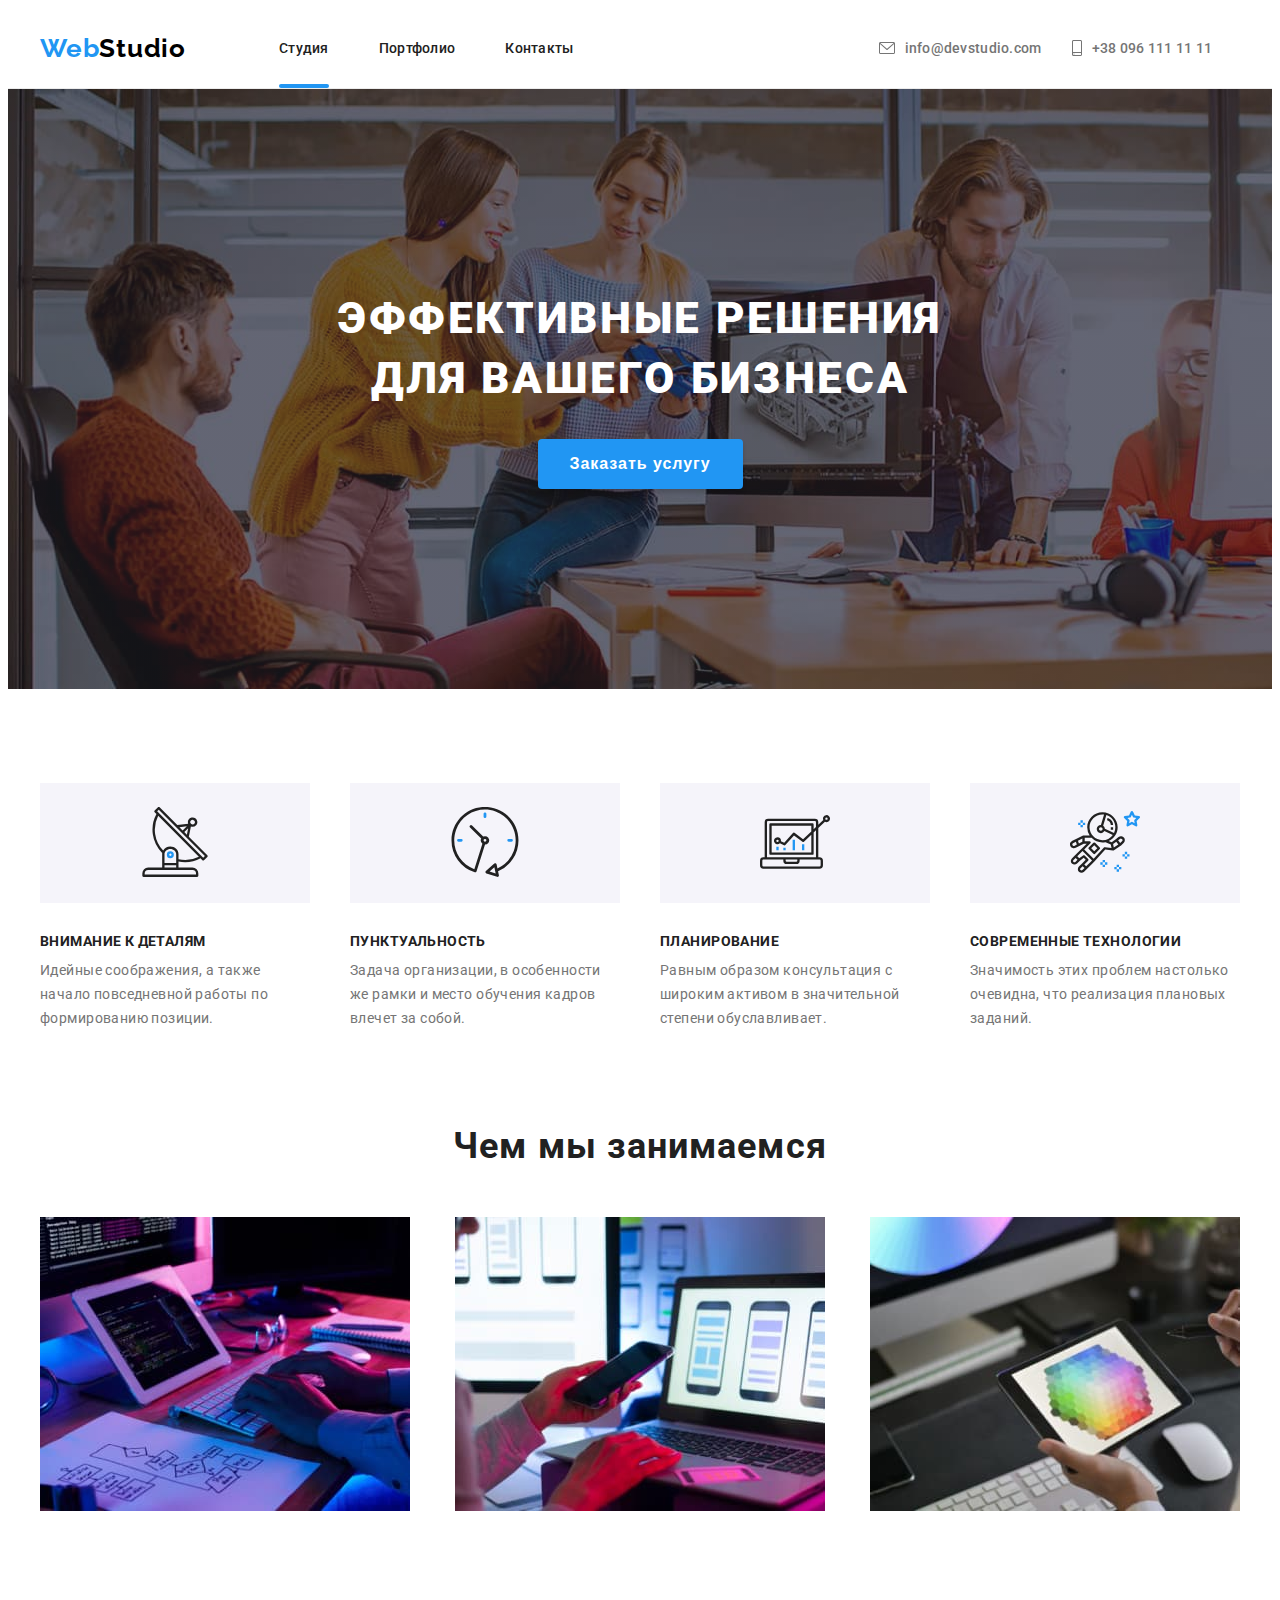
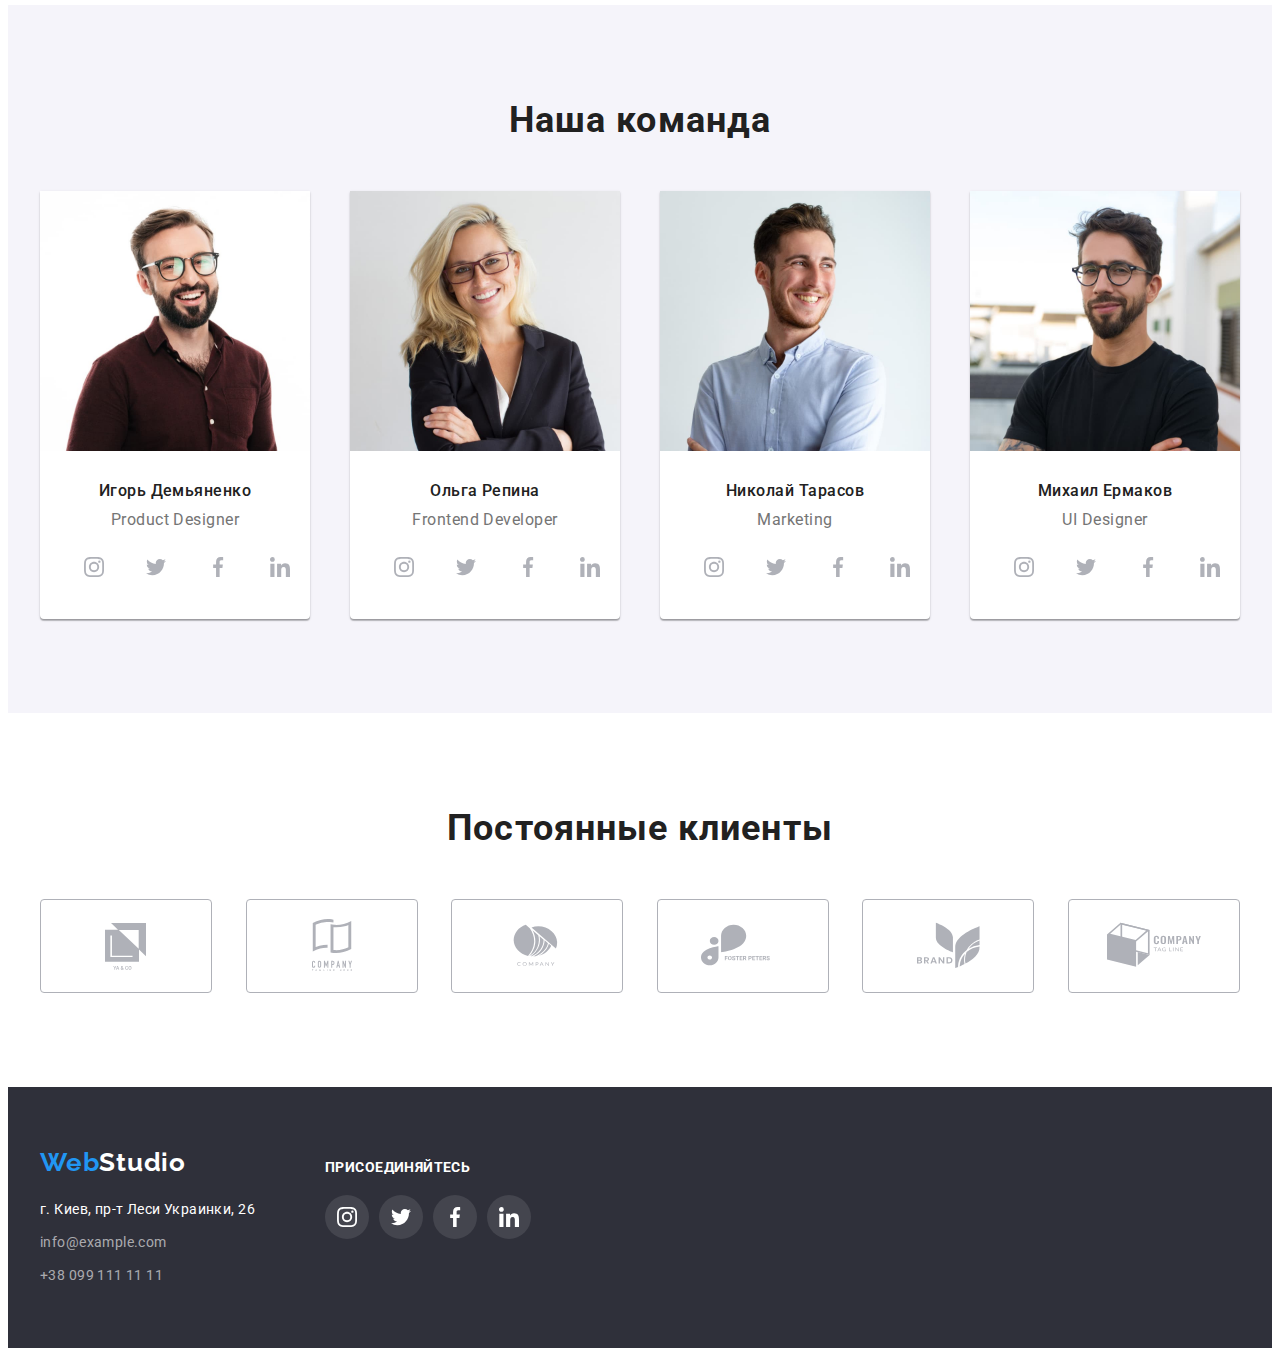
<file: index.html>
<!DOCTYPE html>
<html lang="ru">
  <head>
    <meta charset="UTF-8" />
    <meta http-equiv="X-UA-Compatible" content="IE=edge" />
    <meta name="viewport" content="width=device-width, initial-scale=1.0" />
    <title>Document</title>
    <link rel="preconnect" href="https://fonts.googleapis.com" />
    <link rel="preconnect" href="https://fonts.gstatic.com" crossorigin />
    <link
      href="https://fonts.googleapis.com/css2?family=Raleway:wght@700&family=Roboto:wght@400;500;700;900&display=swap"
      rel="stylesheet"
    />
    <link
      rel="stylesheet"
      href="https://cdnjs.cloudflare.com/ajax/libs/modern-normalize/1.1.0/modern-normalize.min.css"
      integrity="sha512-wpPYUAdjBVSE4KJnH1VR1HeZfpl1ub8YT/NKx4PuQ5NmX2tKuGu6U/JRp5y+Y8XG2tV+wKQpNHVUX03MfMFn9Q=="
      crossorigin="anonymous"
      referrerpolicy="no-referrer"
    />
    <link rel="stylesheet" href="./css/styles.css" />
  </head>

  <body>
    <header class="header">
      <div class="container">
        <div class="wrapper">
          <nav class="navigation">
            <a href="./index.html" class="navigation-logo"
              ><span class="navigation-logo accent">Web</span>Studio</a
            >
            <ul class="navigation-list">
              <li class="navigation-item">
                <a href="./index.html" class="navigation-link current"
                  >Студия</a
                >
              </li>
              <li class="navigation-item">
                <a href="./portfolio.html" class="navigation-link">Портфолио</a>
              </li>
              <li class="navigation-item">
                <a href="" class="navigation-link">Контакты</a>
              </li>
            </ul>
          </nav>
          <p class="header-mail">
            <a href="mailto:info@devstudio.com" class="header-contacts">
              <svg class="icon-mail" width="16" height="12">
                <use href="./images/svg/sprite.svg#envelope"></use>
              </svg>
              info@devstudio.com</a
            >
          </p>
          <p class="header-phone">
            <a href="tel:+380961111111" class="header-contacts">
              <svg class="icon-smartphone" width="10" height="16">
                <use href="./images/svg/sprite.svg#smartphone"></use>
              </svg>
              +38 096 111 11 11</a
            >
          </p>
        </div>
      </div>
    </header>
    <main>
      <section class="hero">
        <div class="container business">
          <h1 class="hero-title">Эффективные решения для вашего бизнеса</h1>
          <div class="backdrop is-hidden" data-modal>
            <div class="modal">
              <button class="modal-close" type="button" data-modal-close>
                <svg class="modal-close-icon" width="18" height="18">
                  <use href="./images/svg/sprite.svg#close-modal"></use>
                </svg>
              </button>
            </div>
          </div>
          <button type="button" class="hero-button" data-modal-open>
            Заказать услугу
          </button>
        </div>
      </section>
      <section class="advantage">
        <div class="container">
          <h2 class="hidden">Наши приемущества</h2>
          <ul class="advantage-list">
            <li class="advantage-item">
              <svg class="advantage-icon" width="70" height="70">
                <use href="./images/svg/sprite.svg#antenna1"></use>
              </svg>
              <h3 class="advantage-name">Внимание к деталям</h3>
              <p class="advantage-description">
                Идейные соображения, а также начало повседневной работы по
                формированию позиции.
              </p>
            </li>
            <li class="advantage-item">
              <svg class="advantage-icon" width="70" height="70">
                <use href="./images/svg/sprite.svg#clock1"></use>
              </svg>
              <h3 class="advantage-name">Пунктуальность</h3>
              <p class="advantage-description">
                Задача организации, в особенности же рамки и место обучения
                кадров влечет за собой.
              </p>
            </li>
            <li class="advantage-item">
              <svg class="advantage-icon" width="70" height="70">
                <use href="./images/svg/sprite.svg#diagram1"></use>
              </svg>
              <h3 class="advantage-name">Планирование</h3>
              <p class="advantage-description">
                Равным образом консультация с широким активом в значительной
                степени обуславливает.
              </p>
            </li>
            <li class="advantage-item">
              <svg class="advantage-icon" width="70" height="70">
                <use href="./images/svg/sprite.svg#astronaut1"></use>
              </svg>
              <h3 class="advantage-name">Современные технологии</h3>
              <p class="advantage-description">
                Значимость этих проблем настолько очевидна, что реализация
                плановых заданий.
              </p>
            </li>
          </ul>
        </div>
      </section>
      <section class="job section">
        <div class="container">
          <h2 class="job-title">Чем мы занимаемся</h2>
          <ul class="job-list">
            <li class="job-item">
              <img
                src="./images/box1.jpg"
                alt="Набор кода на компьютере"
                width="370"
              />
            </li>
            <li class="job-item">
              <img
                src="./images/box2.jpg"
                alt="Работа за ноутбуком"
                width="370"
              />
            </li>
            <li class="job-item">
              <img
                src="./images/box3.jpg"
                alt="Работа с планшетом"
                width="370"
              />
            </li>
          </ul>
        </div>
      </section>
      <section class="our-team section">
        <div class="container">
          <h2 class="our-team-title">Наша команда</h2>
          <ul class="members">
            <li class="members-item">
              <img
                src="./images/member1.jpg"
                alt="Игорь Демьяненко"
                width="270"
              />
              <div class="members-info">
                <h3 class="members-title">Игорь Демьяненко</h3>
                <p lang="en" class="members-description">Product Designer</p>
              </div>

              <ul class="members-socials">
                <li class="members-social">
                  <a href="" class="members-social-link">
                    <svg class="network" width="20" height="20">
                      <use href="./images/svg/sprite.svg#instagram2"></use>
                    </svg>
                  </a>
                </li>
                <li class="members-social">
                  <a href="" class="members-social-link">
                    <svg class="network" width="20" height="20">
                      <use href="./images/svg/sprite.svg#twitter1"></use>
                    </svg>
                  </a>
                </li>
                <li class="members-social">
                  <a href="" class="members-social-link">
                    <svg class="network" width="20" height="20">
                      <use href="./images/svg/sprite.svg#facebook1"></use>
                    </svg>
                  </a>
                </li>
                <li class="members-social">
                  <a href="" class="members-social-link">
                    <svg class="network" width="20" height="20">
                      <use href="./images/svg/sprite.svg#linkedin1"></use>
                    </svg>
                  </a>
                </li>
              </ul>
            </li>
            <li class="members-item">
              <img src="./images/member2.jpg" alt="Ольга Репина" width="270" />
              <div class="members-info">
                <h3 class="members-title">Ольга Репина</h3>
                <p lang="en" class="members-description">Frontend Developer</p>
              </div>

              <ul class="members-socials">
                <li class="members-social">
                  <a href="" class="members-social-link">
                    <svg class="network" width="20" height="20">
                      <use href="./images/svg/sprite.svg#instagram2"></use>
                    </svg>
                  </a>
                </li>
                <li class="members-social">
                  <a href="" class="members-social-link">
                    <svg class="network" width="20" height="20">
                      <use href="./images/svg/sprite.svg#twitter1"></use>
                    </svg>
                  </a>
                </li>
                <li class="members-social">
                  <a href="" class="members-social-link">
                    <svg class="network" width="20" height="20">
                      <use href="./images/svg/sprite.svg#facebook1"></use>
                    </svg>
                  </a>
                </li>
                <li class="members-social">
                  <a href="" class="members-social-link">
                    <svg class="network" width="20" height="20">
                      <use href="./images/svg/sprite.svg#linkedin1"></use>
                    </svg>
                  </a>
                </li>
              </ul>
            </li>
            <li class="members-item">
              <img
                src="./images/member3.jpg"
                alt="Николай Тарасов"
                width="270"
              />
              <div class="members-info">
                <h3 class="members-title">Николай Тарасов</h3>
                <p lang="en" class="members-description">Marketing</p>
              </div>

              <ul class="members-socials">
                <li class="members-social">
                  <a href="" class="members-social-link">
                    <svg class="network" width="20" height="20">
                      <use href="./images/svg/sprite.svg#instagram2"></use>
                    </svg>
                  </a>
                </li>
                <li class="members-social">
                  <a href="" class="members-social-link">
                    <svg class="network" width="20" height="20">
                      <use href="./images/svg/sprite.svg#twitter1"></use>
                    </svg>
                  </a>
                </li>
                <li class="members-social">
                  <a href="" class="members-social-link">
                    <svg class="network" width="20" height="20">
                      <use href="./images/svg/sprite.svg#facebook1"></use>
                    </svg>
                  </a>
                </li>
                <li class="members-social">
                  <a href="" class="members-social-link">
                    <svg class="network" width="20" height="20">
                      <use href="./images/svg/sprite.svg#linkedin1"></use>
                    </svg>
                  </a>
                </li>
              </ul>
            </li>
            <li class="members-item">
              <img
                src="./images/member4.jpg"
                alt="Михаил Ермаков"
                width="270"
              />
              <div class="members-info">
                <h3 class="members-title">Михаил Ермаков</h3>
                <p lang="en" class="members-description">UI Designer</p>
              </div>

              <ul class="members-socials">
                <li class="members-social">
                  <a href="" class="members-social-link">
                    <svg class="network" width="20" height="20">
                      <use href="./images/svg/sprite.svg#instagram2"></use>
                    </svg>
                  </a>
                </li>
                <li class="members-social">
                  <a href="" class="members-social-link">
                    <svg class="network" width="20" height="20">
                      <use href="./images/svg/sprite.svg#twitter1"></use>
                    </svg>
                  </a>
                </li>
                <li class="members-social">
                  <a href="" class="members-social-link">
                    <svg class="network" width="20" height="20">
                      <use href="./images/svg/sprite.svg#facebook1"></use>
                    </svg>
                  </a>
                </li>
                <li class="members-social">
                  <a href="" class="members-social-link">
                    <svg class="network" width="20" height="20">
                      <use href="./images/svg/sprite.svg#linkedin1"></use>
                    </svg>
                  </a>
                </li>
              </ul>
            </li>
          </ul>
        </div>
      </section>

      <section class="clients section">
        <div class="container">
          <h2 class="clients-title">Постоянные клиенты</h2>
          <ul class="clients-list">
            <li class="clients-subject">
              <a href="" class="clients-link">
                <svg class="clients-icon" width="106" height="60">
                  <use href="./images/svg/sprite.svg#company1"></use>
                </svg>
              </a>
            </li>
            <li class="clients-subject">
              <a href="" class="clients-link">
                <svg class="clients-icon" width="106" height="60">
                  <use href="./images/svg/sprite.svg#company2"></use>
                </svg>
              </a>
            </li>
            <li class="clients-subject">
              <a href="" class="clients-link">
                <svg class="clients-icon" width="106" height="60">
                  <use href="./images/svg/sprite.svg#company3"></use>
                </svg>
              </a>
            </li>
            <li class="clients-subject">
              <a href="" class="clients-link">
                <svg class="clients-icon" width="106" height="60">
                  <use href="./images/svg/sprite.svg#company4"></use>
                </svg>
              </a>
            </li>
            <li class="clients-subject">
              <a href="" class="clients-link">
                <svg class="clients-icon" width="106" height="60">
                  <use href="./images/svg/sprite.svg#company5"></use>
                </svg>
              </a>
            </li>
            <li class="clients-subject">
              <a href="" class="clients-link">
                <svg class="clients-icon" width="106" height="60">
                  <use href="./images/svg/sprite.svg#company6"></use>
                </svg>
              </a>
            </li>
          </ul>
        </div>
      </section>
    </main>
    <footer class="footer">
      <div class="footer-wrapper">
        <div class="footer-container">
          <a href="" class="footer-logo accent"
            ><span class="accent">Web</span>Studio</a
          >
          <address class="address">
            <ul class="address-list">
              <li class="address-item">
                <a
                  href="https://goo.gl/maps/XDrqcTf9CRtn2hXi9"
                  target="_blank"
                  class="address-link"
                >
                  г. Киев, пр-т Леси Украинки, 26</a
                >
              </li>
              <li class="address-item">
                <a href="mailto:info@example.com" class="address-link"
                  >info@example.com</a
                >
              </li>
              <li class="address-item">
                <a href="tel:+38099111111" class="address-link">
                  +38 099 111 11 11</a
                >
              </li>
            </ul>
          </address>
        </div>
        <div class="footer-socials">
          <h2 class="footer-socials-title">Присоединяйтесь</h2>
          <ul class="footer-socials-list">
            <li class="footer-social">
              <a href="" class="footer-social-link">
                <svg class="network join" width="20" height="20">
                  <use href="./images/svg/sprite.svg#instagram2"></use>
                </svg>
              </a>
            </li>
            <li class="footer-social">
              <a href="" class="footer-social-link">
                <svg class="network join" width="20" height="20">
                  <use href="./images/svg/sprite.svg#twitter1"></use>
                </svg>
              </a>
            </li>
            <li class="footer-social">
              <a href="" class="footer-social-link">
                <svg class="network join" width="20" height="20">
                  <use href="./images/svg/sprite.svg#facebook1"></use>
                </svg>
              </a>
            </li>
            <li class="footer-social">
              <a href="" class="footer-social-link">
                <svg class="network join" width="20" height="20">
                  <use href="./images/svg/sprite.svg#linkedin1"></use>
                </svg>
              </a>
            </li>
          </ul>
        </div>
      </div>
    </footer>
    <script src="./js/modal.js"></script>
  </body>
</html>
</file>
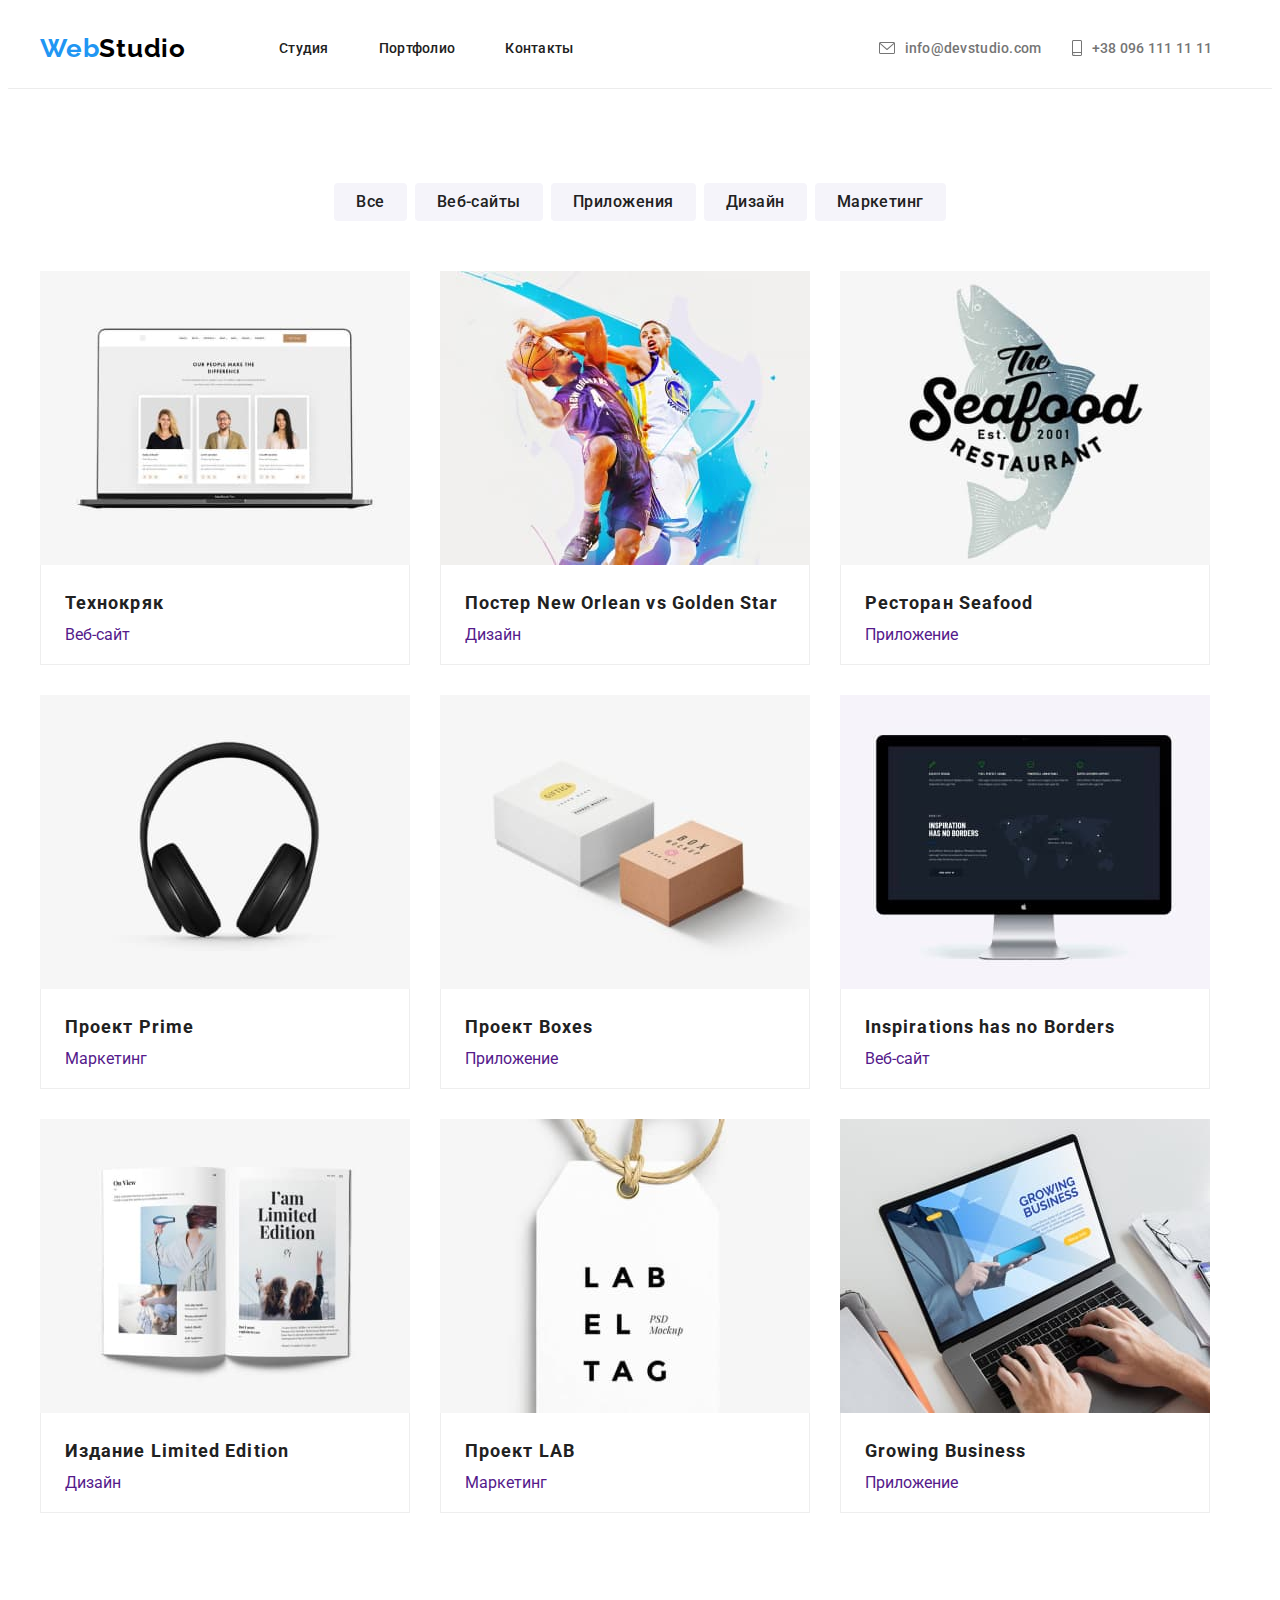
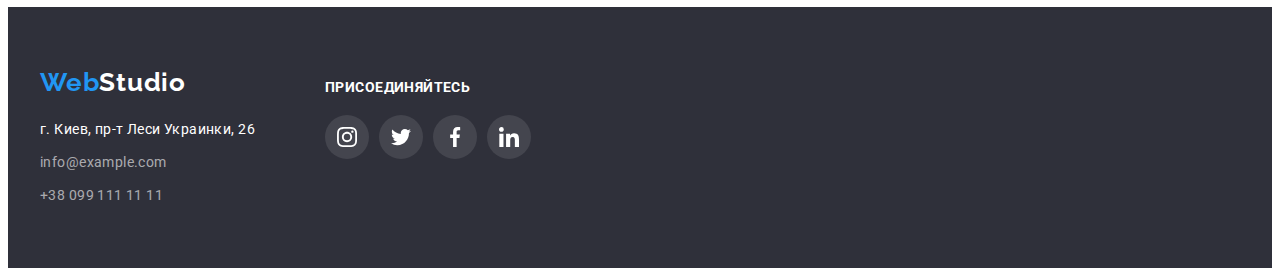
<file: portfolio.html>
<!DOCTYPE html>
<html lang="ru">
  <head>
    <meta charset="UTF-8" />
    <meta http-equiv="X-UA-Compatible" content="IE=edge" />
    <meta name="viewport" content="width=device-width, initial-scale=1.0" />
    <title>Document</title>
    <link rel="preconnect" href="https://fonts.googleapis.com" />
    <link rel="preconnect" href="https://fonts.gstatic.com" crossorigin />
    <link
      href="https://fonts.googleapis.com/css2?family=Raleway:wght@700&family=Roboto:wght@400;500;700;900&display=swap"
      rel="stylesheet"
    />
    <link
      rel="stylesheet"
      href="https://cdnjs.cloudflare.com/ajax/libs/modern-normalize/1.1.0/modern-normalize.min.css"
      integrity="sha512-wpPYUAdjBVSE4KJnH1VR1HeZfpl1ub8YT/NKx4PuQ5NmX2tKuGu6U/JRp5y+Y8XG2tV+wKQpNHVUX03MfMFn9Q=="
      crossorigin="anonymous"
      referrerpolicy="no-referrer"
    />
    <link rel="stylesheet" href="./css/styles.css" />
  </head>

  <body>
    <header class="header">
      <div class="container">
        <div class="wrapper">
          <nav class="navigation">
            <a href="./index.html" class="navigation-logo"
              ><span class="navigation-logo accent">Web</span>Studio</a
            >
            <ul class="navigation-list">
              <li class="navigation-item">
                <a href="./index.html" class="navigation-link">Студия</a>
              </li>
              <li class="navigation-item">
                <a href="./portfolio.html" class="navigation-link">Портфолио</a>
              </li>
              <li class="navigation-item">
                <a href="" class="navigation-link">Контакты</a>
              </li>
            </ul>
          </nav>
          <p class="header-mail">
            <a href="mailto:info@devstudio.com" class="header-contacts">
              <svg class="icon-mail" width="16" height="12">
                <use href="./images/svg/sprite.svg#envelope"></use>
              </svg>
              info@devstudio.com</a
            >
          </p>
          <p class="header-phone">
            <a href="tel:+380961111111" class="header-contacts">
              <svg class="icon-smartphone" width="10" height="16">
                <use href="./images/svg/sprite.svg#smartphone"></use>
              </svg>
              +38 096 111 11 11</a
            >
          </p>
        </div>
      </div>
    </header>
    <main>
      <section class="portfolio section">
        <div class="container">
          <!-- <input type="radio" name="list" id="all" value="all" checked />
          <input type="radio" name="list" id="web" value="web" />
          <input type="radio" name="list" id="app" value="app" />
          <input type="radio" name="list" id="dis" value="dis" />
          <input type="radio" name="list" id="mar" value="mar" />

          <ul class="label-list hidden">
            <li class="label-filter">
              <label class="filter" for="all">Все</label>
            </li>
            <li class="label-filter">
              <label class="filter" for="web">Веб-сайт</label>
            </li>
            <li class="label-filter">
              <label class="filter" for="app">Приложения</label>
            </li>
            <li class="label-filter">
              <label class="filter" for="dis">Дизайн</label>
            </li>
            <li class="label-filter">
              <label class="filter" for="mar">Маркетинг</label>
            </li>
          </ul> -->
          <ul class="portfolio-list">
            <li class="portfolio-item">
              <button type="button" class="portfolio-button">Все</button>
            </li>
            <li class="portfolio-item">
              <button type="button" class="portfolio-button">Веб-сайты</button>
            </li>
            <li class="portfolio-item">
              <button type="button" class="portfolio-button">Приложения</button>
            </li>
            <li class="portfolio-item">
              <button type="button" class="portfolio-button">Дизайн</button>
            </li>
            <li class="portfolio-item">
              <button type="button" class="portfolio-button">Маркетинг</button>
            </li>
          </ul>

          <ul class="subject">
            <li class="subject-item web">
              <a href="" class="subject-link">
                <img
                  src="./images/portfolio/tehno1.jpg"
                  alt="Сайт Технокряк"
                  class="subject-image"
                />
                <div class="subject-border">
                  <h2 class="subject-title">Технокряк</h2>
                  <p class="subject-description">Веб-сайт</p>
                </div>
              </a>
            </li>
            <li class="subject-item dis">
              <a href="" class="subject-link">
                <img
                  src="./images/portfolio/orlean2.jpg"
                  alt="Плакат баскетбол"
                  class="subject-image"
                />
                <div class="subject-border">
                  <h2 class="subject-title">
                    Постер New Orlean vs Golden Star
                  </h2>
                  <p class="subject-description">Дизайн</p>
                </div>
              </a>
            </li>
            <li class="subject-item app">
              <a href="" class="subject-link">
                <img
                  src="./images/portfolio/seafood3.jpg"
                  alt="Рыба логотип"
                  class="subject-image"
                />
                <div class="subject-border">
                  <h2 class="subject-title">Ресторан Seafood</h2>
                  <p class="subject-description">Приложение</p>
                </div>
              </a>
            </li>
            <li class="subject-item mar">
              <a href="" class="subject-link">
                <img
                  src="./images/portfolio/prime4.jpg"
                  alt="Наушники"
                  class="subject-image"
                />
                <div class="subject-border">
                  <h2 class="subject-title">Проект Prime</h2>
                  <p class="subject-description">Маркетинг</p>
                </div>
              </a>
            </li>
            <li class="subject-item app">
              <a href="" class="subject-link">
                <img
                  src="./images/portfolio/boxes5.jpg"
                  alt="Коробки"
                  class="subject-image"
                />
                <div class="subject-border">
                  <h2 class="subject-title">Проект Boxes</h2>
                  <p class="subject-description">Приложение</p>
                </div>
              </a>
            </li>
            <li class="subject-item web">
              <a href="" class="subject-link">
                <img
                  src="./images/portfolio/inspiration6.jpg"
                  alt="Монитор"
                  class="subject-image"
                />
                <div class="subject-border">
                  <h2 class="subject-title">Inspirations has no Borders</h2>
                  <p class="subject-description">Веб-сайт</p>
                </div>
              </a>
            </li>
            <li class="subject-item dis">
              <a href="" class="subject-link">
                <img
                  src="./images/portfolio/limited7.jpg"
                  alt="Книга"
                  class="subject-image"
                />
                <div class="subject-border">
                  <h2 class="subject-title">Издание Limited Edition</h2>
                  <p class="subject-description">Дизайн</p>
                </div>
              </a>
            </li>
            <li class="subject-item mar">
              <a href="" class="subject-link">
                <img
                  src="./images/portfolio/lab8.jpg"
                  alt="Бирка"
                  class="subject-image"
                />
                <div class="subject-border">
                  <h2 class="subject-title">Проект LAB</h2>
                  <p class="subject-description">Маркетинг</p>
                </div>
              </a>
            </li>
            <li class="subject-item app">
              <a href="" class="subject-link">
                <img
                  src="./images/portfolio/business9.jpg"
                  alt="Печать на ноутбуке"
                  class="subject-image"
                />
                <div class="subject-border">
                  <h2 class="subject-title">Growing Business</h2>
                  <p class="subject-description">Приложение</p>
                </div>
              </a>
            </li>
          </ul>
        </div>
      </section>
    </main>
    <footer class="footer">
      <div class="footer-wrapper">
        <div class="footer-container">
          <a href="" class="footer-logo accent"
            ><span class="accent">Web</span>Studio</a
          >
          <address class="address">
            <ul class="address-list">
              <li class="address-item">
                <a
                  href="https://goo.gl/maps/XDrqcTf9CRtn2hXi9"
                  target="_blank"
                  class="address-link"
                >
                  г. Киев, пр-т Леси Украинки, 26</a
                >
              </li>
              <li class="address-item">
                <a href="mailto:info@example.com" class="address-link"
                  >info@example.com</a
                >
              </li>
              <li class="address-item">
                <a href="tel:+38099111111" class="address-link">
                  +38 099 111 11 11</a
                >
              </li>
            </ul>
          </address>
        </div>
        <div class="footer-socials">
          <h2 class="footer-socials-title">Присоединяйтесь</h2>
          <ul class="footer-socials-list">
            <li class="footer-social">
              <a href="" class="footer-social-link">
                <svg class="network join" width="20" height="20">
                  <use href="./images/svg/sprite.svg#instagram2"></use>
                </svg>
              </a>
            </li>
            <li class="footer-social">
              <a href="" class="footer-social-link">
                <svg class="network join" width="20" height="20">
                  <use href="./images/svg/sprite.svg#twitter1"></use>
                </svg>
              </a>
            </li>
            <li class="footer-social">
              <a href="" class="footer-social-link">
                <svg class="network join" width="20" height="20">
                  <use href="./images/svg/sprite.svg#facebook1"></use>
                </svg>
              </a>
            </li>
            <li class="footer-social">
              <a href="" class="footer-social-link">
                <svg class="network join" width="20" height="20">
                  <use href="./images/svg/sprite.svg#linkedin1"></use>
                </svg>
              </a>
            </li>
          </ul>
        </div>
      </div>
    </footer>
  </body>
</html>
</file>
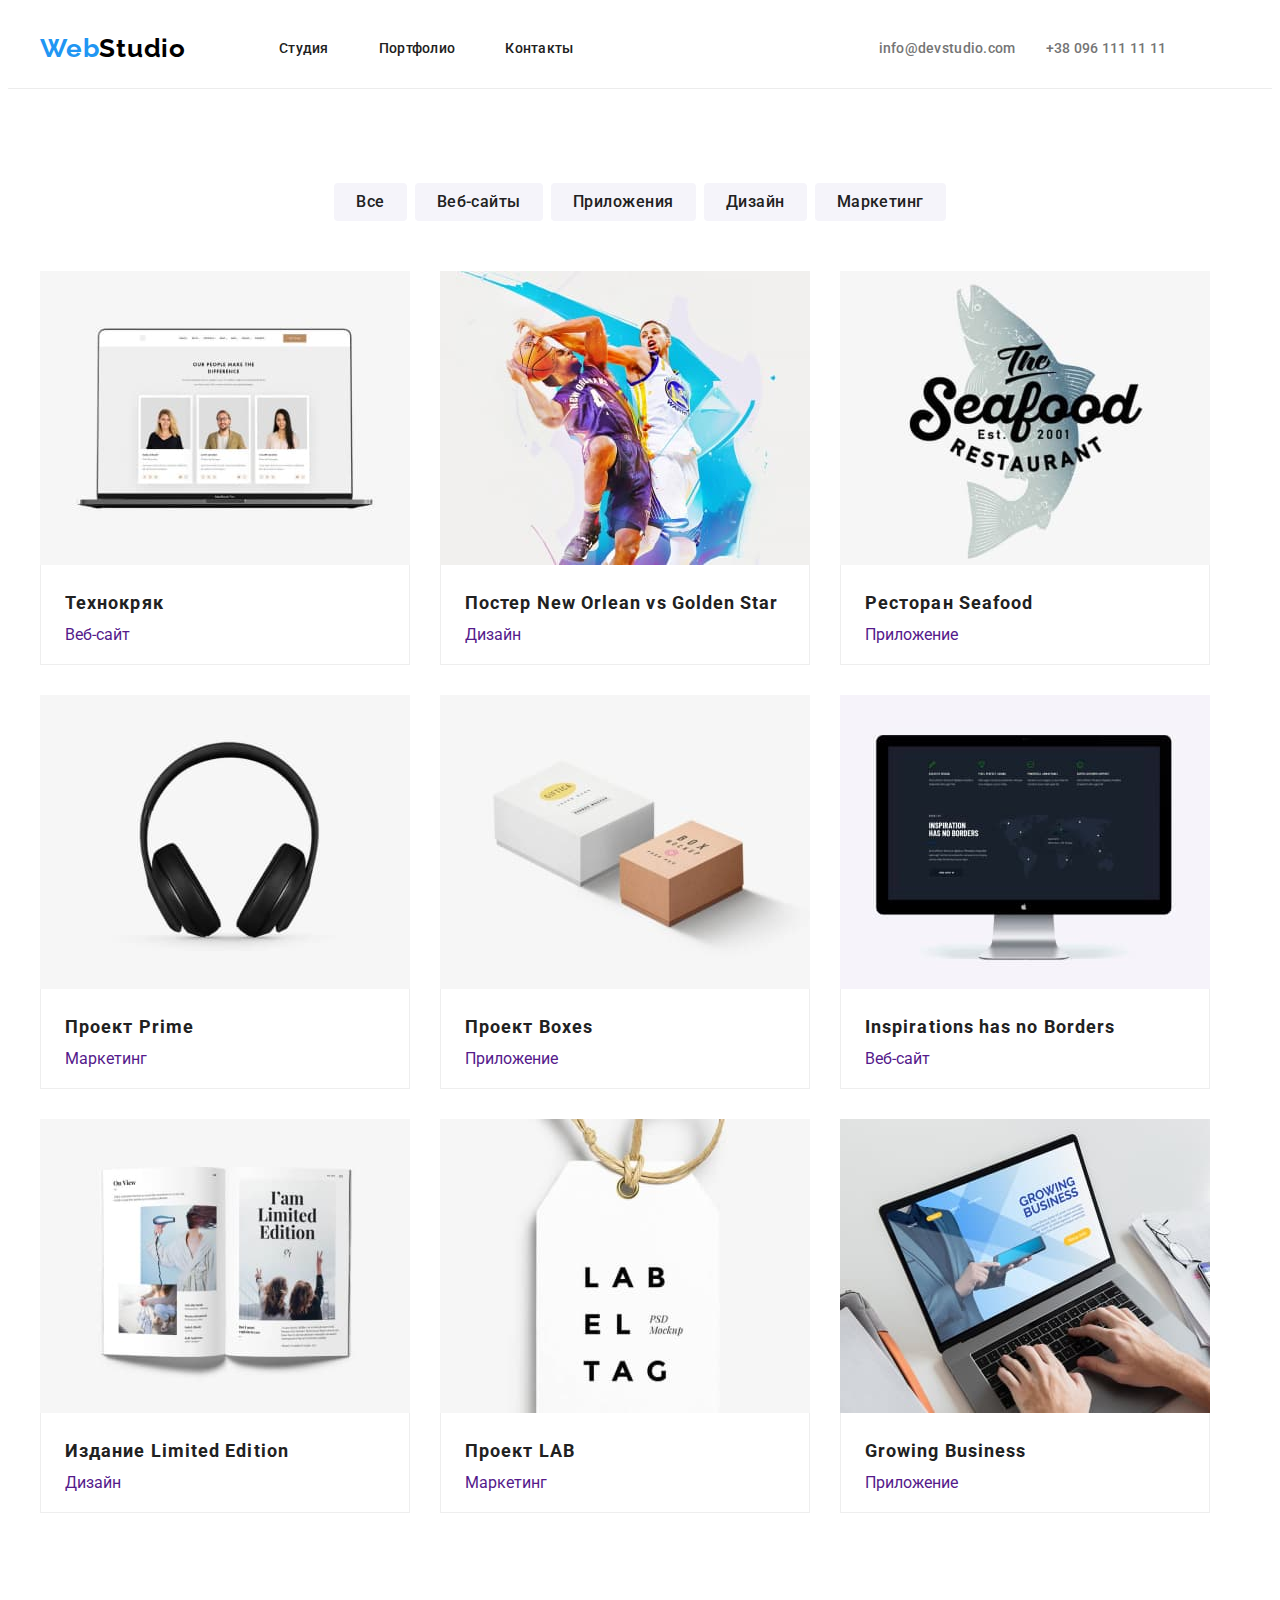
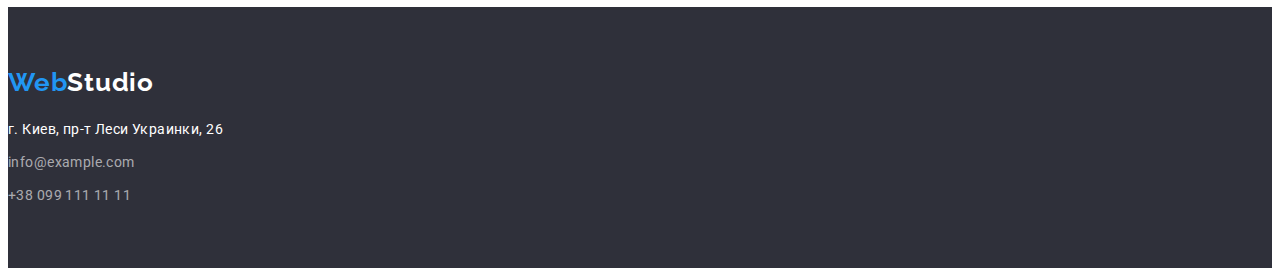
<file: portfolio_old.html>
<!DOCTYPE html>
<html lang="ru">
  <head>
    <meta charset="UTF-8" />
    <meta http-equiv="X-UA-Compatible" content="IE=edge" />
    <meta name="viewport" content="width=device-width, initial-scale=1.0" />
    <title>Document</title>
    <link rel="preconnect" href="https://fonts.googleapis.com" />
    <link rel="preconnect" href="https://fonts.gstatic.com" crossorigin />
    <link
      href="https://fonts.googleapis.com/css2?family=Raleway:wght@700&family=Roboto:wght@400;500;700;900&display=swap"
      rel="stylesheet"
    />
    <link
      rel="stylesheet"
      href="https://cdnjs.cloudflare.com/ajax/libs/modern-normalize/1.1.0/modern-normalize.min.css"
      integrity="sha512-wpPYUAdjBVSE4KJnH1VR1HeZfpl1ub8YT/NKx4PuQ5NmX2tKuGu6U/JRp5y+Y8XG2tV+wKQpNHVUX03MfMFn9Q=="
      crossorigin="anonymous"
      referrerpolicy="no-referrer"
    />
    <link rel="stylesheet" href="./css/styles.css" />
  </head>

  <body>
    <header class="header">
      <div class="container">
        <div class="wrapper">
          <nav class="navigation">
            <a href="" class="navigation-logo"
              ><span class="navigation-logo accent">Web</span>Studio</a
            >
            <ul class="navigation-list">
              <li class="navigation-item">
                <a href="./index.html" class="navigation-link">Студия</a>
              </li>
              <li class="navigation-item">
                <a href="./portfolio.html" class="navigation-link">Портфолио</a>
              </li>
              <li class="navigation-item">
                <a href="" class="navigation-link">Контакты</a>
              </li>
            </ul>
          </nav>
          <p class="header-mail">
            <a href="mailto:info@devstudio.com" class="header-contacts"
              >info@devstudio.com</a
            >
          </p>
          <p class="header-phone">
            <a href="tel:+380961111111" class="header-contacts"
              >+38 096 111 11 11</a
            >
          </p>
        </div>
      </div>
    </header>
    <main>
      <section class="portfolio section">
        <div class="container">
          <ul class="portfolio-list">
            <li class="portfolio-item">
              <button type="button" class="portfolio-button">Все</button>
            </li>
            <li class="portfolio-item">
              <button type="button" class="portfolio-button">Веб-сайты</button>
            </li>
            <li class="portfolio-item">
              <button type="button" class="portfolio-button">Приложения</button>
            </li>
            <li class="portfolio-item">
              <button type="button" class="portfolio-button">Дизайн</button>
            </li>
            <li class="portfolio-item">
              <button type="button" class="portfolio-button">Маркетинг</button>
            </li>
          </ul>

          <ul class="subject">
            <li class="subject-item">
              <a href="" class="subject-link">
                <img
                  src="./images/portfolio/tehno1.jpg"
                  alt="Сайт Технокряк"
                  class="subject-image"
                />
                <div class="subject-border">
                  <h2 class="subject-title">Технокряк</h2>
                  <p class="subject-description">Веб-сайт</p>
                </div>
              </a>
            </li>
            <li class="subject-item">
              <a href="" class="subject-link">
                <img
                  src="./images/portfolio/orlean2.jpg"
                  alt="Плакат баскетбол"
                  class="subject-image"
                />
                <div class="subject-border">
                  <h2 class="subject-title">
                    Постер New Orlean vs Golden Star
                  </h2>
                  <p class="subject-description">Дизайн</p>
                </div>
              </a>
            </li>
            <li class="subject-item">
              <a href="" class="subject-link">
                <img
                  src="./images/portfolio/seafood3.jpg"
                  alt="Рыба логотип"
                  class="subject-image"
                />
                <div class="subject-border">
                  <h2 class="subject-title">Ресторан Seafood</h2>
                  <p class="subject-description">Приложение</p>
                </div>
              </a>
            </li>
            <li class="subject-item">
              <a href="" class="subject-link">
                <img
                  src="./images/portfolio/prime4.jpg"
                  alt="Наушники"
                  class="subject-image"
                />
                <div class="subject-border">
                  <h2 class="subject-title">Проект Prime</h2>
                  <p class="subject-description">Маркетинг</p>
                </div>
              </a>
            </li>
            <li class="subject-item">
              <a href="" class="subject-link">
                <img
                  src="./images/portfolio/boxes5.jpg"
                  alt="Коробки"
                  class="subject-image"
                />
                <div class="subject-border">
                  <h2 class="subject-title">Проект Boxes</h2>
                  <p class="subject-description">Приложение</p>
                </div>
              </a>
            </li>
            <li class="subject-item">
              <a href="" class="subject-link">
                <img
                  src="./images/portfolio/inspiration6.jpg"
                  alt="Монитор"
                  class="subject-image"
                />
                <div class="subject-border">
                  <h2 class="subject-title">Inspirations has no Borders</h2>
                  <p class="subject-description">Веб-сайт</p>
                </div>
              </a>
            </li>
            <li class="subject-item">
              <a href="" class="subject-link">
                <img
                  src="./images/portfolio/limited7.jpg"
                  alt="Книга"
                  class="subject-image"
                />
                <div class="subject-border">
                  <h2 class="subject-title">Издание Limited Edition</h2>
                  <p class="subject-description">Дизайн</p>
                </div>
              </a>
            </li>
            <li class="subject-item">
              <a href="" class="subject-link">
                <img
                  src="./images/portfolio/lab8.jpg"
                  alt="Бирка"
                  class="subject-image"
                />
                <div class="subject-border">
                  <h2 class="subject-title">Проект LAB</h2>
                  <p class="subject-description">Маркетинг</p>
                </div>
              </a>
            </li>
            <li class="subject-item">
              <a href="" class="subject-link">
                <img
                  src="./images/portfolio/business9.jpg"
                  alt="Печать на ноутбуке"
                  class="subject-image"
                />
                <div class="subject-border">
                  <h2 class="subject-title">Growing Business</h2>
                  <p class="subject-description">Приложение</p>
                </div>
              </a>
            </li>
          </ul>
        </div>
      </section>
    </main>
    <footer class="footer">
      <div class="footer-container">
        <a href="" class="footer-logo accent"
          ><span class="accent">Web</span>Studio</a
        >
        <address class="address">
          <ul class="address-list">
            <li class="address-item">
              <a
                href="https://goo.gl/maps/XDrqcTf9CRtn2hXi9"
                target="_blank"
                class="address-link"
              >
                г. Киев, пр-т Леси Украинки, 26</a
              >
            </li>
            <li class="address-item">
              <a href="mailto:info@example.com" class="address-link"
                >info@example.com</a
              >
            </li>
            <li class="address-item">
              <a href="tel:+38099111111" class="address-link">
                +38 099 111 11 11</a
              >
            </li>
          </ul>
        </address>
      </div>
    </footer>
  </body>
</html>
</file>
<file: css/styles.css>
/* Общее */

body {
  font-family: "Roboto", sans-serif;
  color: #757575;
}

li {
  list-style: none;
}

a {
  text-decoration: none;
}

ul {
  margin: 0;
  padding: 0;
}

p {
  margin: 0;
  padding: 0;
}

h1,
h2,
h3 {
  padding: 0;
  margin: 0;
}

img {
  display: block;
  max-width: 100%;
  height: auto;
}

button {
  margin: 0;
  padding: 0;
}

.container {
  width: 1200px;
  padding-right: 15px;
  padding-left: 15px;
  margin-left: auto;
  margin-right: auto;
}

.hidden {
  position: absolute;
  top: -9999px;
  left: -9999px;
}

.section {
  padding-top: 94px;
  padding-bottom: 94px;
}

/* Логотип */

.header {
  border-bottom: 1px solid #ececec;
}

.wrapper {
  display: flex;
  align-items: center;
}

.navigation-logo {
  font-family: "Raleway", sans-serif;
  font-weight: 700;
  font-size: 26px;
  line-height: 1.192;
  letter-spacing: 0.03em;
  color: #000000;
}

.accent {
  color: #2196f3;
}

/* Навигация */

.navigation {
  display: flex;
  align-items: center;
}

.navigation-list {
  display: flex;
  margin-left: 93px;
  margin-right: 305px;
}

.navigation-item:not(:last-child) {
  margin-right: 50px;
}

.navigation-link {
  position: relative;

  display: block;
  padding-top: 32px;
  padding-bottom: 32px;

  font-weight: 500;
  font-size: 14px;
  line-height: 1.142;
  letter-spacing: 0.02em;
  color: #212121;

  transition: color 250ms cubic-bezier(0.4, 0, 0.2, 1);
}

.navigation-link.current::after {
  content: "";
  position: absolute;
  bottom: 0;

  display: block;
  height: 4px;
  width: 100%;

  border-radius: 2px;
  background-color: #2196f3;
}

.navigation-link:hover,
.navigation-link:focus {
  color: #2196f3;
  transition: color 250ms cubic-bezier(0.4, 0, 0.2, 1);
}

/* Контакты */

.header-mail {
  margin-right: 30px;
}

.header-contacts {
  display: flex;
  align-items: center;
  padding-top: 32px;
  padding-bottom: 32px;

  font-weight: 500;
  font-size: 14px;
  line-height: 1.142;
  letter-spacing: 0.02em;
  color: #757575;

  transition: color 250ms cubic-bezier(0.4, 0, 0.2, 1);
}

.header-contacts:hover,
.header-contacts:focus {
  color: #2196f3;
  transition: color 250ms cubic-bezier(0.4, 0, 0.2, 1);
}

/* header svg */

.icon-mail,
.icon-smartphone {
  margin-right: 10px;

  fill: #757575;

  transition: fill 250ms cubic-bezier(0.4, 0, 0.2, 1);
}

.header-contacts:hover .icon-smartphone,
.header-contacts:hover .icon-mail,
.header-contacts:focus .icon-smartphone,
.header-contacts:focus .icon-mail {
  fill: #2196f3;

  transition: fill 250ms cubic-bezier(0.4, 0, 0.2, 1);
}

/* Герой */

.hero {
  max-width: 1600px;
  padding-top: 200px;
  padding-bottom: 200px;
  margin-right: auto;
  margin-left: auto;

  background-image: linear-gradient(
      rgba(47, 48, 58, 0.4) 0%,
      rgba(47, 48, 58, 0.4) 100%
    ),
    url(../images/hero.jpg);
}
.business {
  display: flex;
  flex-direction: column;
  justify-content: center;
  align-items: center;
}

.hero-title {
  width: 696px;
  margin-bottom: 30px;
  font-weight: 900;
  font-size: 44px;
  line-height: 1.363;
  text-align: center;
  letter-spacing: 0.06em;
  text-transform: uppercase;
  color: #ffffff;
}

.hero-button {
  display: block;
  min-width: 200px;
  padding: 10px 32px;

  font-weight: 700;
  font-size: 16px;
  line-height: 1.875;
  text-align: center;
  letter-spacing: 0.06em;
  color: #ffffff;

  background-color: #2196f3;
  box-shadow: 0px 4px 4px rgba(0, 0, 0, 0.15);
  border-radius: 4px;
  border: transparent;

  cursor: pointer;
}

/* Модал */

.backdrop {
  position: fixed;
  top: 0;
  left: 0;
  z-index: 2;

  width: 100%;
  height: 100%;

  background-color: rgba(0, 0, 0, 0.2);
  opacity: 1;

  transition: opacity 250ms cubic-bezier(0.4, 0, 0.2, 1);
}

.backdrop.is-hidden {
  opacity: 0;

  pointer-events: none;
  transition: opacity 250ms cubic-bezier(0.4, 0, 0.2, 1);
}

.modal {
  position: absolute;
  top: 50%;
  left: 50%;
  transform: translate(-50%, -50%);

  transition: transform 250ms cubic-bezier(0.4, 0, 0.2, 1);
  width: 528px;
  height: 581px;

  background: #ffffff;
  box-shadow: 0px 1px 3px rgba(0, 0, 0, 0.12), 0px 1px 1px rgba(0, 0, 0, 0.14),
    0px 2px 1px rgba(0, 0, 0, 0.2);
  border-radius: 4px;
}

.modal-close {
  position: absolute;
  right: 8px;
  top: 8px;

  display: flex;
  justify-content: center;
  align-items: center;
  width: 30px;
  height: 30px;

  border-radius: 50%;
  border: 1px solid rgba(0, 0, 0, 0.1);
  background-color: #ffffff;

  cursor: pointer;
}
.modal-close-icon {
  fill: #000000;
  transition: fill 250ms cubic-bezier(0.4, 0, 0.2, 1);
}

.modal-close:hover .modal-close-icon,
.modal-close:focus .modal-close-icon {
  fill: #2196f3;
  transition: fill 250ms cubic-bezier(0.4, 0, 0.2, 1);
}

/* Преимущества */

.advantage {
  padding-top: 94px;

  background-color: #ffffff;
}

.advantage-list {
  display: flex;
  justify-content: space-between;
}

.advantage-item {
  position: relative;
  width: 270px;
}

.advantage-item::before {
  content: "";
  display: block;
  width: 270px;
  height: 120px;
  background-color: #f5f4fa;
}

.advantage-icon {
  position: absolute;
  bottom: 50%;
  left: 50%;
  transform: translate(-50%, -43%);
}

.advantage-name {
  margin-bottom: 10px;
  margin-top: 30px;
  font-weight: 700;
  font-size: 14px;
  line-height: 1.142;
  letter-spacing: 0.03em;
  text-transform: uppercase;
  color: #212121;
}

.advantage-description {
  font-size: 14px;
  line-height: 1.714;
  letter-spacing: 0.03em;
}

/* Чем мы занимаемся */

.job {
  background-color: #ffffff;
}

.job-list {
  display: flex;
  justify-content: space-between;
}
.job-item {
  position: relative;
}
.job-title {
  margin-bottom: 50px;

  font-size: 36px;
  line-height: 1.167;
  text-align: center;
  letter-spacing: 0.03em;
  color: #212121;
}

.job-overlay {
  position: absolute;
  bottom: 0;

  display: block;
  padding-top: 27px;
  width: 370px;
  height: 70px;

  font-weight: bold;
  font-size: 14px;
  line-height: 16px;
  text-align: center;
  letter-spacing: 0.03em;
  text-transform: uppercase;
  color: #ffffff;

  background: rgba(47, 48, 58, 0.8);
}

/* Наша команда */

.our-team {
  background-color: #f5f4fa;
}

.our-team-title {
  margin-bottom: 50px;

  font-size: 36px;
  line-height: 1.167;
  text-align: center;
  letter-spacing: 0.03em;
  color: #212121;
}

.members {
  display: flex;
  justify-content: space-between;
}

.members-item {
  text-align: center;
  box-shadow: 0px 1px 3px rgba(0, 0, 0, 0.12), 0px 1px 1px rgba(0, 0, 0, 0.14),
    0px 2px 1px rgba(0, 0, 0, 0.2);
  border-radius: 0px 0px 4px 4px;

  background-color: #ffffff;
}
.members-info {
  padding-top: 30px;
  margin-bottom: 16px;
}

.members-title {
  margin-bottom: 10px;

  font-weight: 500;
  font-size: 16px;
  line-height: 1.187;
  letter-spacing: 0.03em;
  color: #212121;
}

.members-description {
  margin-bottom: 16px;

  font-size: 16px;
  line-height: 1.187;
  letter-spacing: 0.03em;
  color: #757575;
}

/* socials block */

.members-socials {
  display: flex;
  padding-bottom: 30px;
  width: 230px;
  padding-left: 32px;
  justify-content: space-between;
}

.members-social-link {
  width: 44px;
  height: 44px;

  display: flex;
  justify-content: center;
  align-items: center;

  fill: #afb1b8;
  border-radius: 50%;

  transition: fill 250ms cubic-bezier(0.4, 0, 0.2, 1),
    background-color 250ms cubic-bezier(0.4, 0, 0.2, 1);
}

.members-social-link:hover,
.members-social-link:focus {
  background-color: #2196f3;
  fill: #ffffff;
  transition: fill 250ms cubic-bezier(0.4, 0, 0.2, 1),
    background-color 250ms cubic-bezier(0.4, 0, 0.2, 1);
}

/* Постоянные клиенты */

.clients-title {
  margin-bottom: 50px;
  font-size: 36px;
  line-height: 42px;
  text-align: center;
  letter-spacing: 0.03em;

  color: #212121;
}

.clients-list {
  display: flex;
  justify-content: space-between;
}

.clients-link {
  display: flex;
  justify-content: center;
  align-items: center;
  width: 170px;
  height: 92px;

  fill: #afb1b8;
  border: 1px solid #afb1b8;
  border-radius: 4px;

  transition: fill 250ms cubic-bezier(0.4, 0, 0.2, 1),
    border-color 250ms cubic-bezier(0.4, 0, 0.2, 1);
}

.clients-link:hover,
.clients-link:focus {
  fill: #2196f3;
  border-color: #2196f3;
  transition: fill 250ms cubic-bezier(0.4, 0, 0.2, 1),
    border-color 250ms cubic-bezier(0.4, 0, 0.2, 1);
}
/* Футер */

.footer {
  padding-top: 60px;
  padding-bottom: 60px;
  margin-right: auto;
  margin-left: auto;
  background-color: #2f303a;
}

.footer-wrapper {
  width: 1200px;

  padding-right: 15px;
  padding-left: 15px;
  margin-right: auto;
  margin-left: auto;
}

.footer-logo {
  display: inline-block;
  margin-bottom: 20px;

  font-family: "Raleway";
  font-weight: 700;
  font-size: 26px;
  line-height: 1.192;
  letter-spacing: 0.03em;
  color: #ffffff;
}

.address-item:nth-child(1) .address-link {
  font-style: normal;
  font-weight: 400;
  font-size: 14px;
  line-height: 1.714;
  letter-spacing: 0.03em;
  color: #ffffff;
}

.address-item:not(:first-child) .address-link {
  font-style: normal;
  font-weight: 400;
  font-size: 14px;
  line-height: 1.714;
  letter-spacing: 0.03em;
  color: rgba(255, 255, 255, 0.6);

  transition: color 250ms cubic-bezier(0.4, 0, 0.2, 1);
}

.address-item:not(:first-child) .address-link:hover {
  color: #2196f3;
  transition: color 250ms cubic-bezier(0.4, 0, 0.2, 1);
}

.address-item:nth-child(-n + 2) {
  margin-bottom: 9px;
}

/* футер соцсети */
.footer-wrapper {
  display: flex;
}
.footer-socials {
  width: 206px;
  margin-left: 70px;
  margin-top: 12px;
  display: flex;
  flex-direction: column;
}

.footer-socials-title {
  margin-bottom: 20px;

  font-size: 14px;
  line-height: 16px;
  letter-spacing: 0.03em;
  text-transform: uppercase;

  color: #ffffff;
}
.footer-socials-list {
  display: flex;
  justify-content: space-between;
}

.footer-social-link {
  display: flex;
  justify-content: center;
  align-items: center;
  width: 44px;
  height: 44px;

  border-radius: 50%;
  fill: #ffffff;
  background-color: rgba(255, 255, 255, 0.1);

  transition: background-color 250ms cubic-bezier(0.4, 0, 0.2, 1);
}

.footer-social-link:hover,
.footer-social-link:focus {
  background-color: #2196f3;
  transition: background-color 250ms cubic-bezier(0.4, 0, 0.2, 1);
}

/* ПОРТФОЛИО */

.portfolio-button {
  max-width: 150px;
  padding: 6px 22px;

  font-family: "Roboto", sans-serif;
  font-weight: 500;
  font-size: 16px;
  line-height: 1.625;
  text-align: center;
  letter-spacing: 0.03em;
  color: #212121;

  border-radius: 4px;
  border: transparent;

  background-color: #f5f4fa;

  cursor: pointer;

  transition: background-color 250ms cubic-bezier(0.4, 0, 0.2, 1),
    box-shadow 250ms cubic-bezier(0.4, 0, 0.2, 1),
    color 250ms cubic-bezier(0.4, 0, 0.2, 1);
}

.portfolio-list {
  display: flex;
  justify-content: center;
  margin-bottom: 50px;
}

.portfolio-item:nth-child(-n + 4) {
  margin-right: 8px;
}

.portfolio-button:hover,
.portfolio-button:focus {
  color: #ffffff;
  background-color: #2196f3;
  box-shadow: 0px 3px 1px rgba(0, 0, 0, 0.1), 0px 1px 2px rgba(0, 0, 0, 0.08),
    0px 2px 2px rgba(0, 0, 0, 0.12);
  transition: background-color 250ms cubic-bezier(0.4, 0, 0.2, 1),
    box-shadow 250ms cubic-bezier(0.4, 0, 0.2, 1),
    color 250ms cubic-bezier(0.4, 0, 0.2, 1);
}

.subject {
  display: flex;
  flex-wrap: wrap;
  margin: -15px;
}

.subject-item {
  width: 370px;
  margin: 15px;

  transition: box-shadow 250ms cubic-bezier(0.4, 0, 0.2, 1);
}

.subject-item:hover {
  box-shadow: 0px 1px 1px rgba(0, 0, 0, 0.12), 0px 4px 4px rgba(0, 0, 0, 0.06),
    1px 4px 6px rgba(0, 0, 0, 0.16);
  transition: box-shadow 250ms cubic-bezier(0.4, 0, 0.2, 1);
}

.subject-title {
  margin-bottom: 4px;

  font-size: 18px;
  line-height: 2;
  letter-spacing: 0.06em;
  color: #212121;
}

.subject-type {
  font-size: 16px;
  line-height: 1.875;
  letter-spacing: 0.03em;
  color: #757575;
}

.subject-border {
  padding-left: 24px;
  padding-top: 20px;
  padding-bottom: 20px;

  border-left: 1px solid #eeeeee;
  border-right: 1px solid #eeeeee;
  border-bottom: 1px solid #eeeeee;
}

/* overlay */

.subject-overlay {
  position: relative;
  overflow: hidden;
}

.subject-desc {
  position: absolute;

  display: flex;
  align-items: center;
  justify-content: center;
  width: 370px;
  height: 294px;
  padding-left: 24px;
  padding-right: 24px;

  transform: translateY(0%);

  background: rgba(33, 150, 243, 0.9);
  font-size: 18px;
  line-height: 1.555;
  letter-spacing: 0.03em;
  color: #ffffff;

  transition: transform 250ms cubic-bezier(0.4, 0, 0.2, 1);
}

.subject-item:hover .subject-desc {
  transform: translateY(-100%);
  transition: transform 250ms cubic-bezier(0.4, 0, 0.2, 1);
}

/* FILTER */
/* 
input[type="radio"] {
  display: none;
}

.filter {
  display: block;
  max-width: 150px;
  padding: 6px 22px;

  font-family: "Roboto", sans-serif;
  font-weight: 500;
  font-size: 16px;
  line-height: 1.625;
  text-align: center;
  letter-spacing: 0.03em;
  color: #212121;

  border-radius: 4px;
  border: transparent;

  background-color: #f5f4fa;

  cursor: pointer;
}

.filter:hover {
  color: #ffffff;
  background-color: #2196f3;
  box-shadow: 0px 3px 1px rgba(0, 0, 0, 0.1), 0px 1px 2px rgba(0, 0, 0, 0.08),
    0px 2px 2px rgba(0, 0, 0, 0.12);
}

.label-list {
  display: flex;
  justify-content: center;
  margin-bottom: 50px;
}

.label-filter:nth-child(-n + 4) {
  margin-right: 8px;
}

[value="all"]:checked ~ .label-list [for="all"],
[value="web"]:checked ~ .label-list [for="web"],
[value="app"]:checked ~ .label-list [for="app"],
[value="dis"]:checked ~ .label-list [for="dis"],
[value="mar"]:checked ~ .label-list [for="mar"] {
  color: #ffffff;
  background-color: #2196f3;
  }

[value="all"]:checked ~ .subject > .subject-item:not([class~="all"]) {
  display: block;
}

[value="web"]:checked ~ .subject > .subject-item:not([class~="web"]),
[value="app"]:checked ~ .subject > .subject-item:not([class~="app"]),
[value="dis"]:checked ~ .subject > .subject-item:not([class~="dis"]),
[value="mar"]:checked ~ .subject > .subject-item:not([class~="mar"]) {
  display: none;
} */
</file>
